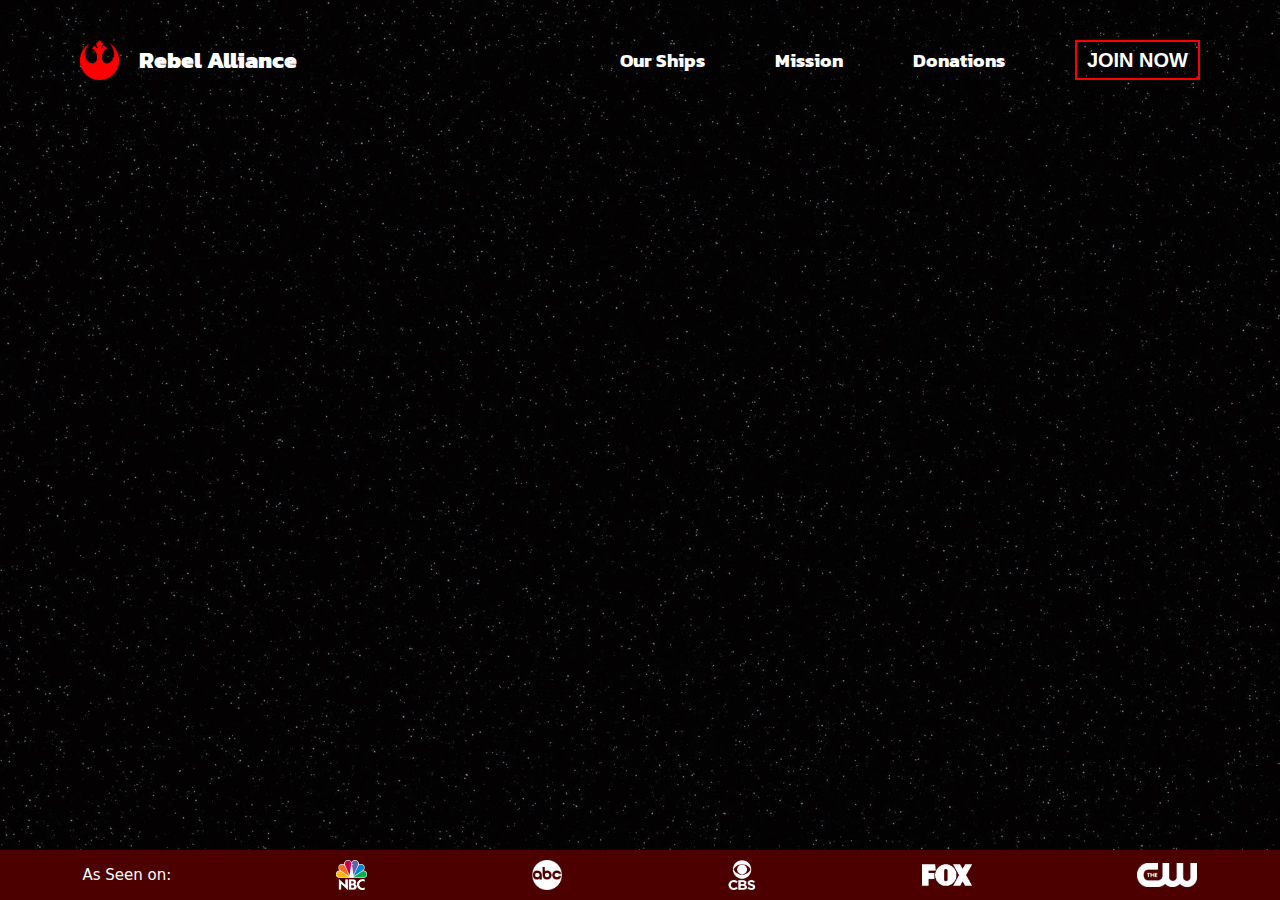
<file: index.html>
<!DOCTYPE html>
<head>
<meta charset= "utf-8">
<title>StarWars</title>
<style>
    @import url('https://fonts.googleapis.com/css2?family=Roboto:wght@900&display=swap');
</style>
<meta name="viewport" content="width=device-width,initial-scale=1.0">
<link rel="stylesheet" type="text/css" href="style/StarWars.css">
<link rel="icon" type="image/png" href="images/death-star.png" />
</head>
    <body>
        
        <header>

            <div id="logo">
                <a id="redirection" href="index.html"></a>
                <img src="images\logo_rebelle.png" />
                <label id="nom">Rebel Alliance</label>
            </div>

            <div class="toggle">
                <div class="ouvrir">
                    <img src="images/more.png"/>
                </div>
                <div class="fermer">
                    <img src="images/close.png"/>
                </div>

            </div>

            <div id="navbar">
                <ul>
                    <li><a class="navlink" href="pages/ships.html">Our Ships</a></li>
                    <li><a class="navlink" href="pages/mission.html">Mission</a></li>
                    <li><a class="navlink" href="pages/donations.html">Donations</a></li>
                    <button id ="btnav">JOIN NOW</button>
                </ul>
                
            </div>

        </header>

        <div id= 'hero'>

            <div id="left">
     
                <label id="titre">It's your universe, it's time to save it</label>
                <label id="soustitre">The rebel alliance is fighting to get rid of the evil empire, 
                    join the resistance to create a better future four your children .
                </label>
                <button id ="herobtn">JOIN NOW FOR FREE</button>
                <div id="com">
                    <img class="bulle" src="images/obiwan.jpg"/>
                    <img class="bulle" src="images/luke.png"/>
                    <img class="bulle" src="images/hansolo.jpg"/>
                    <h4 id="msgbulle">Obi Wan and 4.000 others have already joined</h4>

                </div>

            </div>

            <div id="right">

                <div id="deathstar"></div>
                <div id="xwing"></div>
                <div id="xwingblur"></div>
                
            </div>


        </div>

        <div id="footer">
            <h4 id="txt">As Seen on:</h4>
            <img class="tvlogo" src="images/nbc.png"/>
            <img class="tvlogo" src="images/abc.png"/>
            <img class="tvlogo" src="images/cbs.png"/>
            <img class="tvlogo" src="images/fox.png"/>
            <img class="tvlogo" src="images/cw.png"/>
        </div>

    <script src="script/StarWars.js"></script>
    </body>
</html>
</file>
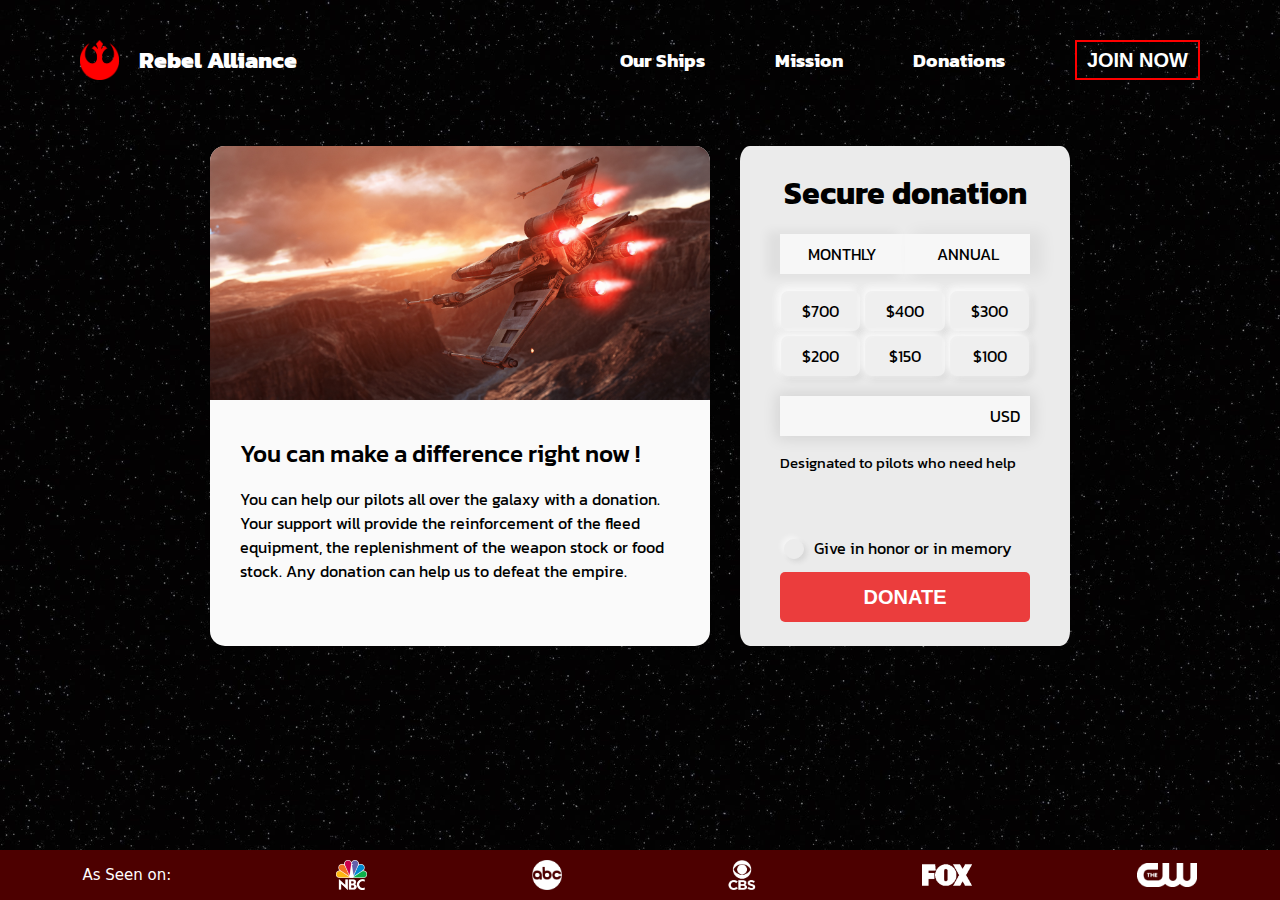
<file: pages/donations.html>
<!DOCTYPE html>
<head>
<meta charset= "utf-8">
<title>StarWars | Donations</title>
<style>
    @import url('https://fonts.googleapis.com/css2?family=Roboto:wght@900&display=swap');
</style>
<meta name="viewport" content="width=device-width,initial-scale=1.0">
<meta name="viewport" content="width=device-width,initial-scale=1.0">
<link rel="stylesheet" type="text/css" href="../style/donations.css">
<link rel="icon" type="image/png" href="../images/death-star.png" />
</head>
    <body>
        
        <header>

            <div id="logo">
                <a id="redirection" href="../index.html"></a>
                <img src="../images\logo_rebelle.png" />
                <label id="nom">Rebel Alliance</label>
            </div>

            <div class="toggle">
                <div class="ouvrir">
                    <img src="../images/more.png"/>
                </div>
                <div class="fermer">
                    <img src="../images/close.png"/>
                </div>

            </div>

            <div id="navbar">
                <ul>
                    <li><a class="navlink" href="../pages/ships.html">Our Ships</a></li>
                    <li><a class="navlink" href="../pages/mission.html">Mission</a></li>
                    <li><a class="navlink" href="">Donations</a></li>
                    <button id ="btnav">JOIN NOW</button>
                </ul>
                
            </div>

        </header>

        <div id="hero">

            <div id="left">

                <div id="imagedonation">
                    <img src="../images/xwing.jpg"/>
                </div>
                <div id="textdonation">
                    <h2>You can make a difference right now !</h2>
                    <p>
                        You can help our pilots all over the galaxy with a donation. Your support will provide the reinforcement of the fleed equipment, the replenishment of the weapon stock or food stock. Any donation can help us to defeat the empire.</p>
                </div>

            </div>

            <div id="right">

                <h1>Secure donation</h1>
                <div id="btnabo">
                    <div class="abo-type">
                        <label>MONTHLY</label>   
                    </div>
                    <div class="abo-type">
                        <label>ANNUAL</label>
                    </div>
                </div>
                <div id="prix">
                    <div id="preshot">
                        <div class="item-prix" click='false'  id="700"><label>$700</label></div>
                        <div class="item-prix" click='false'  id="400"><label>$400</label></div>
                        <div class="item-prix" click='false'  id="300"><label>$300</label></div>
                        <div class="item-prix" click='false'  id="200"><label>$200</label></div>
                        <div class="item-prix" click='false'  id="150"><label>$150</label></div>
                        <div class="item-prix" click='false'  id="100"><label>$100</label></div>
                    </div>
                    <div id="donation">
                        <div id="dons">
                            <input type="text" id="don"></input>
                            <label>USD</label>
                        </div>
                        <p>Designated to pilots who need help</p>
                    </div>

                </div>
                <div id="boutton">
                    <div id="check">
                        <input type="checkbox" id="btncheck" required></input>
                        <label for="btncheck">Give in honor or in memory</label>
                    </div>
                    <button>DONATE</button>
                </div>
                
            </div>

        </div>

        <div id="footer">
            <h4 id="txt">As Seen on:</h4>
            <img class="tvlogo" src="../images/nbc.png"/>
            <img class="tvlogo" src="../images/abc.png"/>
            <img class="tvlogo" src="../images/cbs.png"/>
            <img class="tvlogo" src="../images/fox.png"/>
            <img class="tvlogo" src="../images/cw.png"/>
        </div>


        <script src="../script/donations.js"></script>
        <script src="../script/StarWars.js"></script>
    </body>
        
    
</html>
</file>
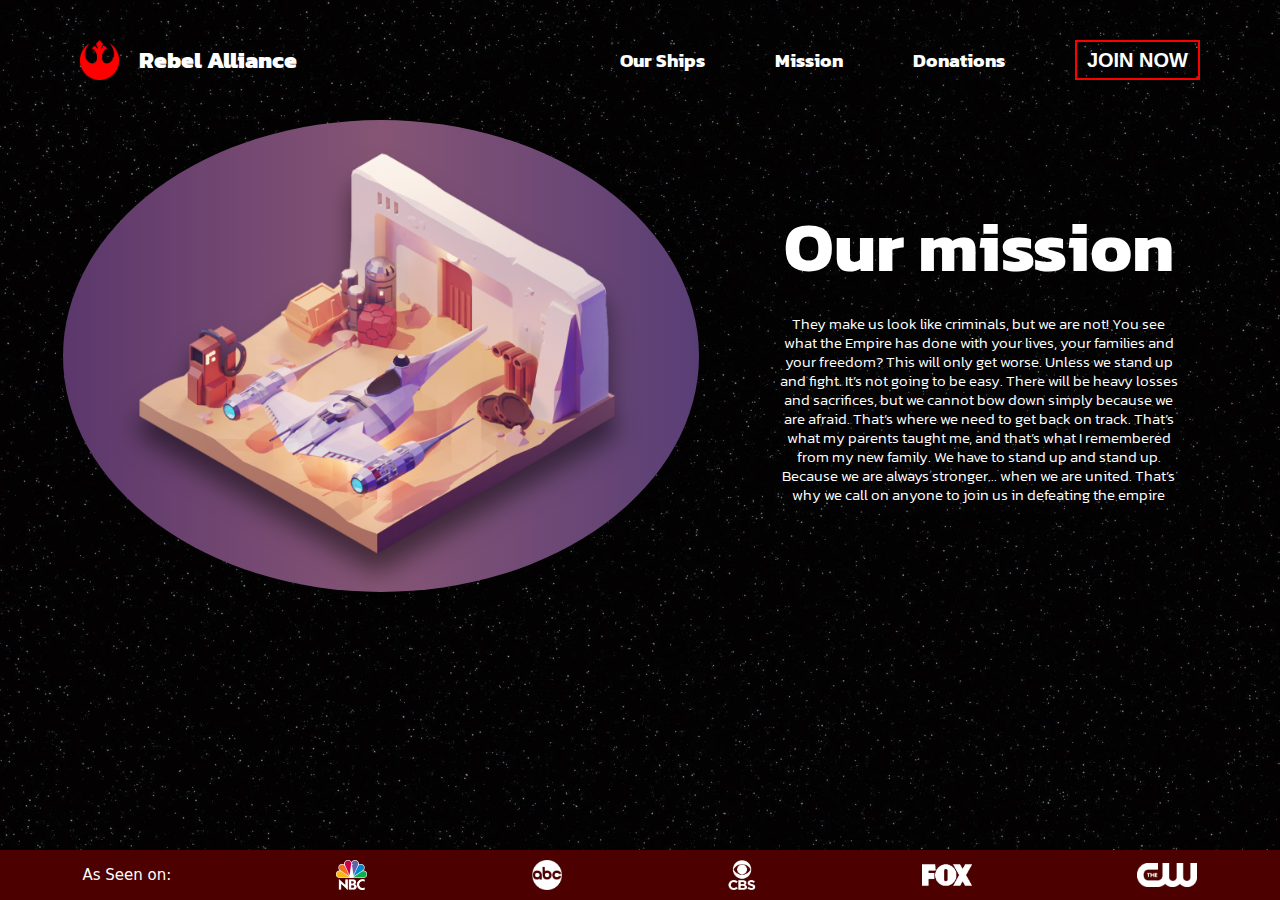
<file: pages/mission.html>
<!DOCTYPE html>
<head>
<meta charset= "utf-8">
<title>StarWars | Our mission</title>
<style>
    @import url('https://fonts.googleapis.com/css2?family=Roboto:wght@900&display=swap');
</style>
<meta name="viewport" content="width=device-width,initial-scale=1.0">
<meta name="viewport" content="width=device-width,initial-scale=1.0">
<link rel="stylesheet" type="text/css" href="../style/mission.css">
<link rel="icon" type="image/png" href="../images/death-star.png" />
</head>
    <body>
        
        <header>

            <div id="logo">
                <a id="redirection" href="../index.html"></a>
                <img src="../images\logo_rebelle.png" />
                <label id="nom">Rebel Alliance</label>
            </div>

            <div class="toggle">
                <div class="ouvrir">
                    <img src="../images/more.png"/>
                </div>
                <div class="fermer">
                    <img src="../images/close.png"/>
                </div>

            </div>

            <div id="navbar">
                <ul>
                    <li><a class="navlink" href="../pages/ships.html">Our Ships</a></li>
                    <li><a class="navlink" href="">Mission</a></li>
                    <li><a class="navlink" href="../pages/donations.html">Donations</a></li>
                    <button id ="btnav">JOIN NOW</button>
                </ul>
                
            </div>

        </header>

        <div id="hero">
            <div id="left">
                <img src="../images/mission_hero.png"/>
            </div>

            <div id="right">
                <h1>Our mission</h1>
                <p>They make us look like criminals, but we are not! You see what the Empire has done with your lives, your families and your freedom? This will only get worse. Unless we stand up and fight. It’s not going to be easy. There will be heavy losses and sacrifices, but we cannot bow down simply because we are afraid. That’s where we need to get back on track. That’s what my parents taught me, and that’s what I remembered from my new family. We have to stand up and stand up. Because we are always stronger... when we are united. That’s why we call on anyone to join us in defeating the empire</p>
            </div>

        </div>
        
        <div id="footer">
            <h4 id="txt">As Seen on:</h4>
            <img class="tvlogo" src="../images/nbc.png"/>
            <img class="tvlogo" src="../images/abc.png"/>
            <img class="tvlogo" src="../images/cbs.png"/>
            <img class="tvlogo" src="../images/fox.png"/>
            <img class="tvlogo" src="../images/cw.png"/>
        </div>

    
    
    
    <script src="../script/StarWars.js"></script>
    </body>
        
    
</html>
</file>
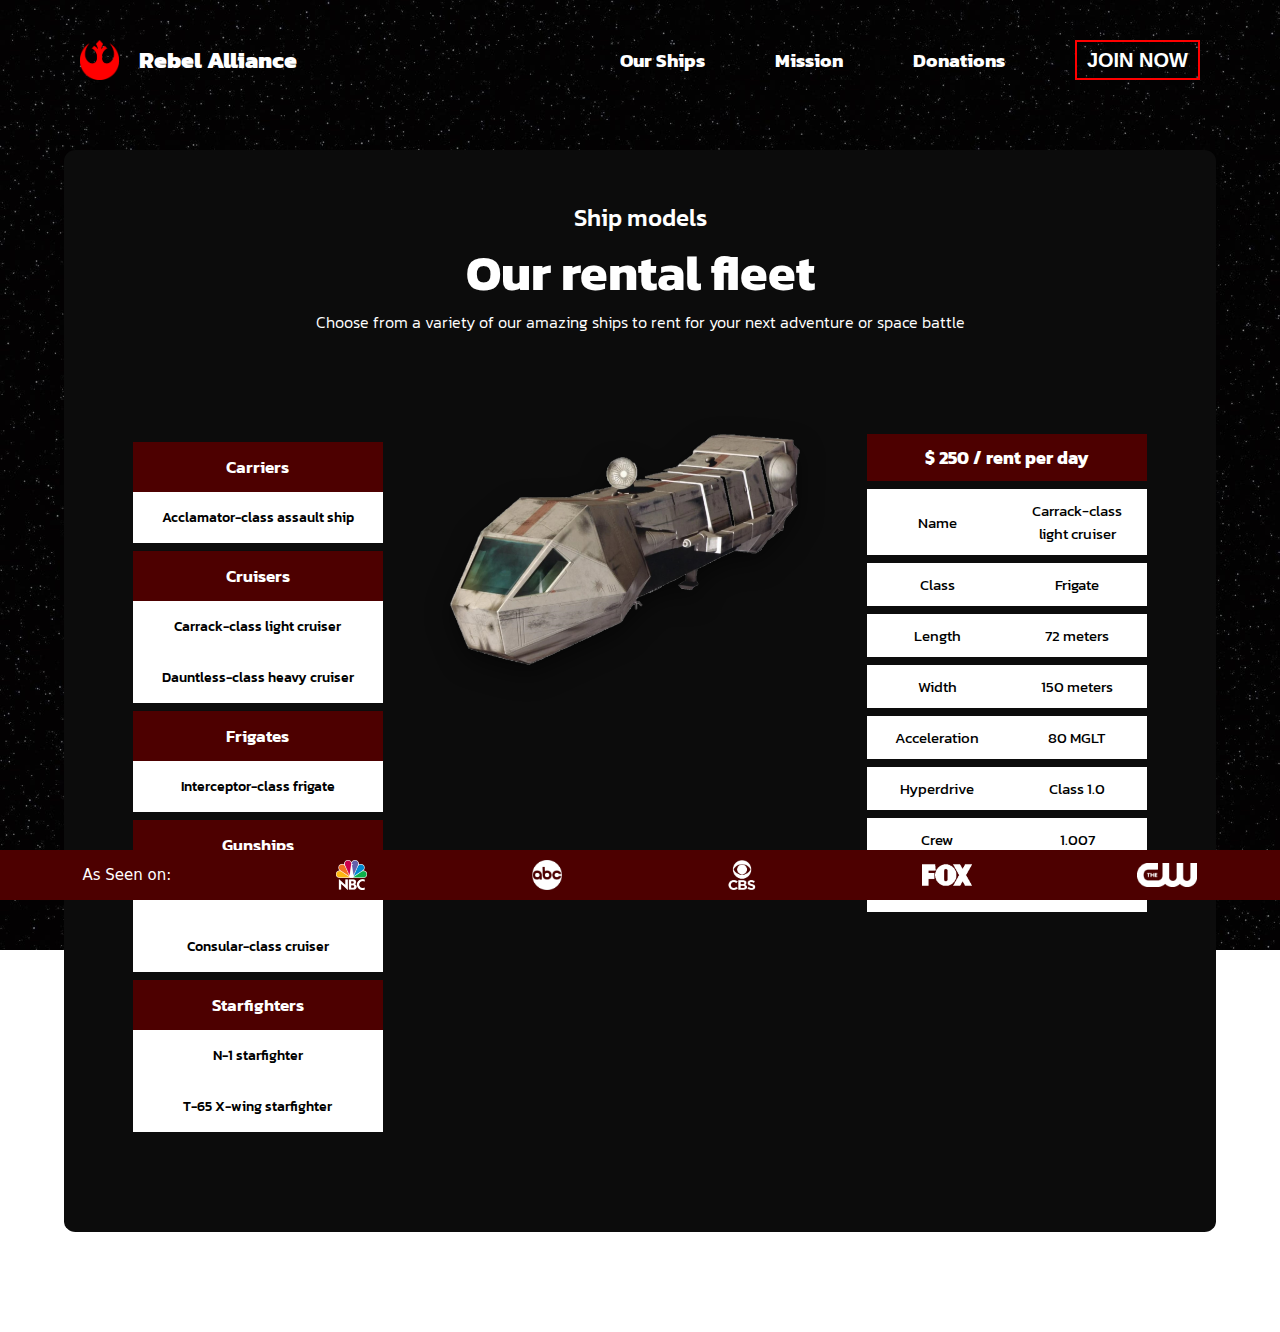
<file: pages/ships.html>
<!DOCTYPE html>
<head>
<meta charset= "utf-8">
<title>StarWars | Our ships</title>
<style>
    @import url('https://fonts.googleapis.com/css2?family=Roboto:wght@900&display=swap');
</style>
<meta name="viewport" content="width=device-width,initial-scale=1.0">
<link rel="stylesheet" type="text/css" href="../style/ships.css">
<link rel="icon" type="image/png" href="../images/death-star.png" />
</head>
    <body>
        
        <header>

            <div id="logo">
                <a id="redirection" href="../index.html"></a>
                <img src="../images\logo_rebelle.png" />
                <label id="nom">Rebel Alliance</label>
            </div>

            <div class="toggle">
                <div class="ouvrir">
                    <img src="../images/more.png"/>
                </div>
                <div class="fermer">
                    <img src="../images/close.png"/>
                </div>

            </div>

            <div id="navbar">
                <ul>
                    <li><a class="navlink" href="../pages/ships.html">Our Ships</a></li>
                    <li><a class="navlink" href="../pages/mission.html">Mission</a></li>
                    <li><a class="navlink" href="../pages/donations.html">Donations</a></li>
                    <button id ="btnav">JOIN NOW</button>
                </ul>
                
            </div>

        </header>

        <div id="tableau">
            <div id='titre'>
                <h2>Ship models</h2>
                <h1>Our rental fleet</h1>
                <p>Choose from a variety of our amazing ships to rent for your next adventure or space battle</p>
            </div>

            <div id='catalogue'>

                <div id="categories"></div>

                <div id="photo">
                    <div id="photoimg"></div>
                </div>

                <div id="details"></div>

            </div>

        </div>


        <div id="footer">
            <h4 id="txt">As Seen on:</h4>
            <img class="tvlogo" src="../images/nbc.png"/>
            <img class="tvlogo" src="../images/abc.png"/>
            <img class="tvlogo" src="../images/cbs.png"/>
            <img class="tvlogo" src="../images/fox.png"/>
            <img class="tvlogo" src="../images/cw.png"/>
        </div>

    <script src="../script/StarWars.js"></script>
    <script src="../script/ships.js"></script>
    </body>
</html>
</file>
<file: style/StarWars.css>
@import url('https://fonts.googleapis.com/css2?family=Kanit:ital,wght@0,100;0,200;0,300;0,400;0,500;0,600;0,700;0,800;0,900;1,100&display=swap');


body{

    background: url("../images/sky.jpg") no-repeat center fixed;
    background-size: cover;
    color: white;
    font-family: 'Kanit', sans-serif;
    margin: 0;
    padding: 0;
}

header{
    display: flex;
    align-items: center;
    height: 80px;
    justify-content: space-between;
    padding: 20px 80px;
}

#logo{
    height: fit-content;
    width: auto;
    display: flex;
    align-items: center;
}

#redirection{
    position: absolute;
    width: 205px;
    height: 40px;
}

#logo:hover{
    cursor: pointer;
}

#logo label{
    margin-left: 20px;
    font-size: 23px;
    font-weight: 800;
}


#logo img{
    height : 40px;
    width: auto;
}

.toggle{
    display: none;
}

.ouvrir, .ouvrir img{
    height: 30px;
    width: 30px;
}
.fermer, .fermer img{
    height: 28px;
    width: 28px;
}

#navbar{
    display: flex;
    gap: 1em;
}

ul{
    display: flex;
    align-items: baseline;
    list-style-type: none;
}

.navlink{
    position: relative;
    text-decoration: none;
    font-size: 19px;
    color: white;
    font-weight: 700;
}
.navlink:after {
        content: '';
        position: absolute;
        left: 50%;
        bottom: 0;
        transform: translateX(-50%) translateY(200%) scaleX(0);
        transform-origin: 50% 50%;
        width: 100%;
        height: 2px;
        background-color: rgba(255,255,255,0.8);
        transition: transform 250ms;
}
      
.navlink:hover:after {
    transform: translateX(-50%) translateY(200%) scaleX(1);
}

li{
    float: left;
    margin-right : 70px;
}

#btnav{
    height: 40px;
    padding : 0px 10px;
    color: rgba(255,255,255,1);
    width: fit-content;
    border: 2px solid red;
    background-color: transparent;
    font-size: 20px;
    font-weight:800;
    transition: 0.5s;
}

#btnav:hover{
    cursor: pointer;
}

#hero{
    display: grid;
    grid-template-columns: repeat(2, 1fr);
    padding: 100px 80px;
}

#left{
    display: flex;
    flex-direction: column;
    gap : 1em;
}
#titre{
    font-size: 60px;
    font-weight: 900;
    opacity: 0;
    animation : apparition 1.2s ease-in-out 0.2s forwards,up 1.2s ease-in-out 0.2s forwards ;
    font-family: 'Roboto', sans-serif;
  
}
#soustitre{
    font-size: 17px;
    font-weight: 400;
    opacity: 0;
    font-family: system-ui, -apple-system, BlinkMacSystemFont, 'Segoe UI';
    animation: apparition 1.2s ease-in-out 0.2s forwards;

}

#herobtn{
    width: fit-content;
    height: auto;
    font-size: 22px;
    color: rgba(255,255,255,1);
    background-color: rgb(216, 0, 0);
    padding: 10px 25px;
    text-shadow: black 2em 1em 2em;
    font-weight: 700;
    opacity: 0;
    animation: apparition 1.3s ease-in-out 0.4s forwards;
    transition: 1s;
    text-shadow: 1px 1px rgba(0,0,0,0.8);
    border: none;
}

#herobtn:hover{
    cursor: pointer;
}

#right{
    display: flex;
    flex-direction: column;
    align-items: end;

}

#deathstar{
  
    width: 250px;
    height: 250px;
    background-image: url("../images/deathStar.png");
    background-size: contain;
    opacity: 0;
    animation: apparition_star 1s ease-in-out 1s forwards, loopop 20s infinite ease-in-out 3s forwards ;
  
}

#xwing{
    position: absolute;
    width: calc(35vw - 50px);
    height: calc(24vw - 50px); 
    background-image: url("../images/a.png");
    background-size: cover;
    opacity: 0; 
    transform: translateX(calc(4vw - 100px))  translateY(50px);
    animation: apparition_xwing 1.5s ease-in-out 1.2s forwards, levitation 4s infinite ease-in-out 2.3s forwards  ;
    z-index: 1;
  
}

#xwingblur{
    position: absolute;
    width: calc(32vw - 50px);
    height: calc(18vw - 50px);  
    background-image: url("../images/a.png");
    background-size: cover;
    opacity: 0; 
    transform: translateX(calc(4vw - 100px))  translateY(55px);
    animation: apparition_xwing 1.5s ease-in-out 1.2s forwards, levitationblur 4s infinite ease-in-out 2.3s forwards  ;
    filter: blur(2px);
    z-index: 0;
  
}

#footer{
    display: flex;
    justify-content: space-around;
    align-items: center;
    width: 100%;
    background-color: rgb(77, 0, 0);
    height: 50px;
    bottom: 0;
    position: fixed;
}

#footer h4{
    font-family: system-ui, -apple-system, BlinkMacSystemFont, 'Segoe UI';
    font-weight: 400;
    font-size: 15px;
}

.tvlogo{
    height: 30px;
    width: auto;
    float: left;
}

#com{
    display: flex;
    align-items: center;
    height: max-content;
}

.bulle{
    position: relative;
    opacity: 0;
    height: 40px;
    width: 40px;
    float: left;
    border: 0px red solid;
    border-radius: 100%;
    box-shadow: -5px 0px 10px -2px black;
}

.bulle:nth-child(1){
    animation: apparition 1s ease-in 2.3s forwards;
}

.bulle:nth-child(2){
    animation: apparition 1s ease-in 2.5s forwards;
    left: -10px;
}
.bulle:nth-child(3){
    animation: apparition 1s ease-in 2.7s forwards;
    left: -20px;
}

#msgbulle{
    font-family: system-ui, -apple-system, BlinkMacSystemFont, 'Segoe UI';
    opacity: 0;
    font-weight: 400;
    margin: 0;
    animation: bullemsganim 1.5s ease-out 3.5s forwards;
}



@keyframes apparition_xwing{from{opacity:0}
to{opacity:0.9}
}
@keyframes apparition_star{from{opacity:0}
to{opacity:0.6}
}
@keyframes apparition{from{opacity:0}
to{opacity:1}
}
@keyframes up{from{transform : translateY(60px)}
to{transform : translateY(0px)}}

@keyframes levitation{
    0%{
        transform: translateX(calc(4vw - 100px)) translateY(50px);
    }
    50%{
        transform: translateX(calc(4vw - 100px)) translateY(53px);
    }
    100%{
        transform: translateX(calc(4vw - 100px)) translateY(50px);

    }
}
@keyframes levitationblur{
    0%{
        transform: translateX(calc(4vw - 100px))  translateY(55px);
    }
    50%{
        transform: translateX(calc(4vw - 100px))  translateY(58px);
    }
    100%{
        transform: translateX(calc(4vw - 100px))  translateY(55px);

    }
}
@keyframes loopop {
    0%{
        opacity: 0.6;
    }
    10%{
        opacity: 0.1;
    }
    20%{
        opacity: 0.6;
    }
}
@keyframes bullemsganim {from{transform : translateX(-20px); opacity: 0;}
to{transform : translateX(0px) ; opacity: 1;}}
    
@media all and (max-width: 1024px) {

    #logo{
        z-index: 2;
    }

    .open #logo, .open .toggle{
        padding: 20px 0px;
    }


    .toggle{
        display: flex;
        font-size: 30px;
        cursor: pointer;
        z-index: 2;
    }

    .ouvrir{
        display: flex;
    }

    .fermer{
        display: none;
    }

    .open .ouvrir{
        display: none;
    }

    .open .fermer{
        display: flex;
    }

    .open #footer{
        display: none;
    }

    .open header{
        height: 100vh;
        align-items: baseline;
    }


    #navbar{
        position: absolute;
        top:0;
        left: 0;
        flex-direction: column;
        height: 100vh;
        width: 100%;
        background-color: black;
        align-items: center;
        transform: translateX(-100%);
        transition: transform 0s;
    }

    .open #navbar{
        transform: translateX(0);
    }

    #navbar ul{
        flex-direction: column;
        height: 100%;
        justify-content: space-evenly;
        padding: 100px 0px;
    }

    #navbar li{
        align-self: center;
        margin: 0;
    }


    #right{
        display: none;
    }
    #hero{
        grid-template-columns: repeat(1, 1fr); 
    }


}


@media only screen and (max-width: 500px) {
    #footer{
        display: none;
    }
    #nom{
        display: none;
    }

    header{
        padding: 20px 30px;
    }

    #hero{
        padding: 40px 30px;
    }

    #titre{
        font-size: 45px;
    }

    #soustitre{
        font-size: 17px;
    }

    #herobtn{
        font-size: 22px;
        width: 100%;
    }

    #msgbulle{
        font-size: 15px;
    }

    #left{
        gap: 2em;
    }

}
</file>
<file: style/donations.css>
@import url('https://fonts.googleapis.com/css2?family=Kanit:ital,wght@0,100;0,200;0,300;0,400;0,500;0,600;0,700;0,800;0,900;1,100&display=swap');

body{
    background: url("../images/sky.jpg") no-repeat center fixed;
    background-size: cover;
    color: white;
    font-family: 'Kanit', sans-serif;
    margin: 0;
    padding: 0;
    height: 100vh;
}

header{
    display: flex;
    align-items: center;
    height: 80px;
    justify-content: space-between;
    padding: 20px 80px;
    
}

#logo{
    height: fit-content;
    width: auto;
    display: flex;
    align-items: center;
}

#redirection{
    position: absolute;
    width: 205px;
    height: 40px;
}

#logo:hover{
    cursor: pointer;
}

#logo label{
    margin-left: 20px;
    font-size: 23px;
    font-weight: 800;
}


#logo img{
    height : 40px;
    width: auto;
}

.toggle{
    display: none;
}

.ouvrir, .ouvrir img{
    height: 30px;
    width: 30px;
}
.fermer, .fermer img{
    height: 28px;
    width: 28px;
}

#navbar{
    display: flex;
    gap: 1em;
}

ul{
    display: flex;
    align-items: baseline;
    list-style-type: none;
}

.navlink{
    position: relative;
    text-decoration: none;
    font-size: 19px;
    color: white;
    font-weight: 700;
}
.navlink:after {
        content: '';
        position: absolute;
        left: 50%;
        bottom: 0;
        transform: translateX(-50%) translateY(200%) scaleX(0);
        transform-origin: 50% 50%;
        width: 100%;
        height: 2px;
        background-color: rgba(255,255,255,0.8);
        transition: transform 250ms;
}
      
.navlink:hover:after {
    transform: translateX(-50%) translateY(200%) scaleX(1);
}

li{
    float: left;
    margin-right : 70px;
}

#btnav{
    height: 40px;
    padding : 0px 10px;
    color: rgba(255,255,255,1);
    width: fit-content;
    border: 2px solid red;
    background-color: transparent;
    font-size: 20px;
    font-weight:800;
    transition: 0.5s;
}

#btnav:hover{
    cursor: pointer;
}


#footer{
    display: flex;
    justify-content: space-around;
    align-items: center;
    width: 100%;
    background-color: rgb(77, 0, 0);
    height: 50px;
    bottom: 0;
    position: fixed;
}

#footer h4{
    font-family: system-ui, -apple-system, BlinkMacSystemFont, 'Segoe UI';
    font-weight: 400;
    font-size: 15px;
}

.tvlogo{
    height: 30px;
    width: auto;
    float: left;
}

#com{
    display: flex;
    align-items: center;
    height: max-content;
}
    
/* Fin du css commun */


#hero{
    display: flex;
    flex-wrap: wrap;
    gap: 30px;
    align-items: center;
    justify-content: center;
    margin-top: 30px;
    font-family: 'Kanit', sans-serif;
    margin: 2vw 5vw;
    padding-bottom: 100px;
    row-gap: 80px;
}

#left{
    color: black;
    min-height: 500px;
    width: 500px;
    background-color: rgb(250, 250, 250);
    border-radius: 3%;
    overflow: hidden;
}

#imagedonation img{
    width: 100%;
    height: 80%;
}

#textdonation{
    padding: 30px;
}
#textdonation h2{
    margin: 0;
    font-weight: 500;
}
#textdonation p{
    font-weight: 400;
}



#right{
    width: 250px;
    min-height: 460px;
    background-color: rgb(235, 235, 235);
    border-radius: 3%;
    display: flex;
    flex-direction: column;
    color: black;
    padding: 20px 40px;
    gap: 10px;
    justify-content: space-around;
}

#right h1{
    margin: 0;
    text-align: center;
}

#preshot{
    display: flex;
    flex-wrap: wrap;
    justify-content: center;
    gap: 5px;
}

.item-prix{
    width: 31.8%;
    height: 40px;
    background-color: #efefef;
    border-radius: 7px;
    display: flex;
    justify-content: center;
    align-items: center;
    cursor: pointer;
    box-shadow: -2px -2px 8px rgba(255,255,255,1),
                -2px -2px 12px rgba(255,255,255,0.5),
                inset 2px 2px 4px rgba(255,255,255,0.1),
                2px 2px 8px rgba(0,0,0,0.15);

}
.item-prix label{
    cursor: pointer;
}
.item-prix:hover{
    box-shadow: inset -2px -2px 8px rgba(255,255,255,1),
    inset -2px -2px 12px rgba(255,255,255,0.5),
    inset 2px 2px 4px rgba(255,255,255,0.1),
    inset 2px 2px 8px rgba(0,0,0,0.15);
}

.itemprixclick{
    box-shadow: inset -2px -2px 8px rgba(255,255,255,1),
    inset -2px -2px 12px rgba(255,255,255,0.5),
    inset 2px 2px 4px rgba(255,255,255,0.1),
    inset 2px 2px 8px rgba(0,0,0,0.15);
}


#donation {
    margin-top: 20px;
}

#donation p{
    font-size: 15px;
}

#don{
    padding: 0;
    width: calc(100% - 20px);
    height: 40px;
    border: none;
    background-color:  rgb(247, 247, 247);
    box-shadow: 0px 0px 15px 3px rgba(0,0,0,0.1);
    font-family: 'Kanit', sans-serif;
    font-size: 19px;
    padding-left: 20px;
}

#dons{
    display: flex;
    align-items: center;
    justify-content: end;
}
#dons label{
    position: absolute;
    padding-right: 10px;
}



#btncheck{
    height: 20px;
    width: 20px;
    -webkit-appearance: none;
    box-shadow: -3px -3px 5px rgba(255,255,255,0.5), 
    3px 3px 5px rgba(70,70,70,0.12);
    border-radius: 50%;
    background-color: #ececec;
    border: 0.8px solid #ececec;
    outline: none;
    top: 50%;
    left: 50%;
    cursor: pointer;
    margin-right: 10px;
}

#btncheck:checked{
    box-shadow: -3px -3px 5px rgba(255,255,255,0.5), 
    3px 3px 5px rgba(70,70,70,0.12),
    inset -3px -3px 5px rgba(255,255,255,0.5), 
    inset 3px 3px 5px rgba(70,70,70,0.12);
}

#btnabo{
    display: flex;
    justify-content: center;
}

.abo-type{
    width: 50%;
    height: 40px;
    text-align: center;
    display: flex;
    justify-content: center;
    align-items: center;
    background-color:  rgb(247, 247, 247);
    cursor: pointer;
    box-shadow: -2px -2px 8px rgba(255,255,255,1),
    -2px -2px 12px rgba(255,255,255,0.5),
    inset 2px 2px 4px rgba(255,255,255,0.1),
    2px 2px 8px rgba(0,0,0,0.15);
}
.abo-type:nth-child(1){
    box-shadow: -10px 0px 10px 3px rgba(0,0,0,0.05);
}
.abo-type:nth-child(2){
    box-shadow: 10px 0px 15px 3px rgba(0,0,0,0.05);
}
.abo-type label{
    cursor: pointer;
}

#check{
    display: flex;
    margin-bottom: 10px;
}


#boutton{
    display: flex;
    flex-direction: column;
    margin-top: 30px;
}

#boutton button{
    width: 100%;
    height: 50px;
    background-color: rgb(235, 61, 61);
    color: white;
    border: none;
    font-size: 20px;
    font-weight: 600;
    border-radius: 5px;
    cursor: pointer;
}


@media all and (max-width: 1024px) {

    #logo{
        z-index: 2;
    }

    .open #logo, .open .toggle{
        padding: 20px 0px;
    }


    .toggle{
        display: flex;
        font-size: 30px;
        cursor: pointer;
        z-index: 2;
    }

    .ouvrir{
        display: flex;
    }

    .fermer{
        display: none;
    }

    .open .ouvrir{
        display: none;
    }

    .open .fermer{
        display: flex;
    }

    .open #footer{
        display: none;
    }

    .open header{
        height: 100vh;
        align-items: baseline;
    }


    #navbar{
        position: absolute;
        top:0;
        left: 0;
        flex-direction: column;
        height: 100vh;
        width: 100%;
        background-color: black;
        align-items: center;
        transform: translateX(-100%);
        transition: transform 0s;
    }

    .open #navbar{
        transform: translateX(0);
    }

    #navbar ul{
        flex-direction: column;
        height: 100%;
        justify-content: space-evenly;
        padding: 100px 0px;
    }

    #navbar li{
        align-self: center;
        margin: 0;
    }

}


@media only screen and (max-width: 500px) {
    #footer{
        display: none;
    }
    #nom{
        display: none;
    }

    header{
        padding: 20px 30px;
    }

    #hero{
        margin-top: 20px;
        gap: 70px;
    }

    #left{
        border-radius: 25px;
    }
    #right{
        border-radius: 25px;
        padding: 40px 40px;
    }
    #right h1{
        font-size: 28px;
        font-weight: 600;
    }


}
</file>
<file: style/mission.css>
@import url('https://fonts.googleapis.com/css2?family=Kanit:ital,wght@0,100;0,200;0,300;0,400;0,500;0,600;0,700;0,800;0,900;1,100&display=swap');

body{
    background: url("../images/sky.jpg") no-repeat center fixed;
    background-size: cover;
    color: white;
    font-family: 'Kanit', sans-serif;
    margin: 0;
    padding: 0;
    height: 100vh;
}

header{
    display: flex;
    align-items: center;
    height: 80px;
    justify-content: space-between;
    padding: 20px 80px;
    
}

#logo{
    height: fit-content;
    width: auto;
    display: flex;
    align-items: center;
}

#redirection{
    position: absolute;
    width: 205px;
    height: 40px;
}

#logo:hover{
    cursor: pointer;
}

#logo label{
    margin-left: 20px;
    font-size: 23px;
    font-weight: 800;
}


#logo img{
    height : 40px;
    width: auto;
}

.toggle{
    display: none;
}

.ouvrir, .ouvrir img{
    height: 30px;
    width: 30px;
}
.fermer, .fermer img{
    height: 28px;
    width: 28px;
}

#navbar{
    display: flex;
    gap: 1em;
}

ul{
    display: flex;
    align-items: baseline;
    list-style-type: none;
}

.navlink{
    position: relative;
    text-decoration: none;
    font-size: 19px;
    color: white;
    font-weight: 700;

}
.navlink:after {
        content: '';
        position: absolute;
        left: 50%;
        bottom: 0;
        transform: translateX(-50%) translateY(200%) scaleX(0);
        transform-origin: 50% 50%;
        width: 100%;
        height: 2px;
        background-color: rgba(255,255,255,0.8);
        transition: transform 250ms;
}
      
.navlink:hover:after {
    transform: translateX(-50%) translateY(200%) scaleX(1);
}

li{
    float: left;
    margin-right : 70px;
}

#btnav{
    height: 40px;
    padding : 0px 10px;
    color: rgba(255,255,255,1);
    width: fit-content;
    border: 2px solid red;
    background-color: transparent;
    font-size: 20px;
    font-weight:800;
    transition: 0.5s;
}

#btnav:hover{
    cursor: pointer;
}


#footer{
    display: flex;
    justify-content: space-around;
    align-items: center;
    width: 100%;
    background-color: rgb(77, 0, 0);
    height: 50px;
    bottom: 0;
    position: fixed;
}

#footer h4{
    font-family: system-ui, -apple-system, BlinkMacSystemFont, 'Segoe UI';
    font-weight: 400;
    font-size: 15px;
}

.tvlogo{
    height: 30px;
    width: auto;
    float: left;
}

#com{
    display: flex;
    align-items: center;
    height: max-content;
}



/* Fin du css commun */



#hero{
    display: flex;
    flex-wrap: wrap;
    align-items: center;
    justify-content: center;
    gap: 80px;
    margin-left: 2vw;
    margin-right: 5vw;
}

#left{
    background: linear-gradient(90deg, rgba(91,55,108,1) 0%, rgba(134,85,117,1) 50%, rgba(89,62,118,1) 100%);
    border-radius : 50% 50% 50% 50% / 50% 50% 50% 50% ;
}

#left img{
    padding: 10px 30px;
    filter: drop-shadow(0 20px 0.75rem rgba(0, 0, 0,0.5));
    width: 45vw;
    height: auto;
   
}
#right{
    width: 400px;
}

#right h1{
    font-family: 'Kanit', sans-serif;
    text-align: center;
    font-size: 70px;
    font-weight: 700;
    margin: 0;
}
#right p{
    font-family: 'Kanit', sans-serif;
    text-align: center;
    line-height: 19px;
    font-size: 15px;
    font-weight: 300;
}




    
@media all and (max-width: 1024px) {

    #logo{
        z-index: 2;
    }

    .open #logo, .open .toggle{
        padding: 20px 0px;
    }


    .toggle{
        display: flex;
        font-size: 30px;
        cursor: pointer;
        z-index: 2;
    }

    .ouvrir{
        display: flex;
    }

    .fermer{
        display: none;
    }

    .open .ouvrir{
        display: none;
    }

    .open .fermer{
        display: flex;
    }

    .open #footer{
        display: none;
    }

    .open header{
        height: 100vh;
        align-items: baseline;
    }


    #navbar{
        position: absolute;
        top:0;
        left: 0;
        flex-direction: column;
        height: 100vh;
        width: 100%;
        background-color: black;
        align-items: center;
        transform: translateX(-100%);
        transition: transform 0s;
    }

    .open #navbar{
        transform: translateX(0);
    }

    #navbar ul{
        flex-direction: column;
        height: 100%;
        justify-content: space-evenly;
        padding: 100px 0px;
    }

    #navbar li{
        align-self: center;
        margin: 0;
    }

}


@media only screen and (max-width: 500px) {
    #footer{
        display: none;
    }
    #nom{
        display: none;
    }

    header{
        padding: 20px 30px;
    }

    #left img{
        width: 70vw;
    }

    #hero{
        gap: 20px;
        margin-top: 20px;
        padding: 0px 20px;
        padding-bottom: 50px;
    }

    #right h1{
        font-size: 45px;
    }

    #right p{
        text-align: justify;
    }

    

}
</file>
<file: style/ships.css>
@import url('https://fonts.googleapis.com/css2?family=Kanit:ital,wght@0,100;0,200;0,300;0,400;0,500;0,600;0,700;0,800;0,900;1,100&display=swap');

body{

    background: url("../images/sky.jpg") no-repeat center fixed;
    background-size: cover;
    color: white;
    font-family: 'Kanit', sans-serif;
    margin: 0;
    padding: 0;
}

header{
    display: flex;
    align-items: center;
    height: 80px;
    justify-content: space-between;
    padding: 20px 80px;
}

#logo{
    height: fit-content;
    width: auto;
    display: flex;
    align-items: center;
}

#redirection{
    position: absolute;
    width: 205px;
    height: 40px;
}

#logo:hover{
    cursor: pointer;
}

#logo label{
    margin-left: 20px;
    font-size: 23px;
    font-weight: 800;
}


#logo img{
    height : 40px;
    width: auto;
}

.toggle{
    display: none;
}

.ouvrir, .ouvrir img{
    height: 30px;
    width: 30px;
}
.fermer, .fermer img{
    height: 28px;
    width: 28px;
}

#navbar{
    display: flex;
    gap: 1em;
}

ul{
    display: flex;
    align-items: baseline;
    list-style-type: none;
}

.navlink{
    position: relative;
    text-decoration: none;
    font-size: 19px;
    color: white;
    font-weight: 700;
}
.navlink:after {
        content: '';
        position: absolute;
        left: 50%;
        bottom: 0;
        transform: translateX(-50%) translateY(200%) scaleX(0);
        transform-origin: 50% 50%;
        width: 100%;
        height: 2px;
        background-color: rgba(255,255,255,0.8);
        transition: transform 250ms;
}
      
.navlink:hover:after {
    transform: translateX(-50%) translateY(200%) scaleX(1);
}

li{
    float: left;
    margin-right : 70px;
}

#btnav{
    height: 40px;
    padding : 0px 10px;
    color: rgba(255,255,255,1);
    width: fit-content;
    border: 2px solid red;
    background-color: transparent;
    font-size: 20px;
    font-weight:800;
    transition: 0.5s;
}

#btnav:hover{
    cursor: pointer;
}


#footer{
    display: flex;
    justify-content: space-around;
    align-items: center;
    width: 100%;
    background-color: rgb(77, 0, 0);
    height: 50px;
    bottom: 0;
    position: fixed;
}

#footer h4{
    font-family: system-ui, -apple-system, BlinkMacSystemFont, 'Segoe UI';
    font-weight: 400;
    font-size: 15px;
}

.tvlogo{
    height: 30px;
    width: auto;
    float: left;
}

#com{
    display: flex;
    align-items: center;
    height: max-content;
}

/* Fin du css commun */

*{
    margin: 0;
    padding: 0;
}

#tableau{
    text-align: center;
    background-color: rgb(12, 12, 12);
    padding-bottom: 200px;
    font-family: 'Kanit', sans-serif;
    margin: 5vw;
    margin-bottom: 100px;
    margin-top: 30px;
    padding: 50px 50px;
    padding-bottom: 100px;
    border-radius: 1%;
}

#catalogue{
    display: flex;
    flex-wrap: wrap;
    justify-content: space-around;
    margin-top: 100px;
    gap: 30px;
}

#titre{
    display: flex;
    flex-direction: column;
}

#titre h1{
    font-size: 50px;
}

#titre h2{
    font-weight: 500;
}
#titre p{
    font-weight: 300;
}

#categories{
    display: flex;
    flex-direction: column;
    width: auto;
    height: auto;
}

.categorie{
    display: flex;
    flex-direction: column;
    justify-content: center;
    align-items: center;
}

.modelename{

    font-size: 17px;
    font-weight: 600;
    width: 250px;
    height: 50px;
    background-color: rgb(77, 0, 0);
    display: flex;
    flex-direction: column;
    justify-content: center;
    align-items: center;
    font-family: 'Kanit', sans-serif;
    margin-top: 8px;
}

.modele{
    font-size: 14px;
    font-weight: 500;
    width: 230px;
    padding: 15px 10px;
    background-color: rgb(255, 255, 255);
    color: black;
    display: flex;
    flex-direction: column;
    justify-content: center;
    align-items: center;
    font-family: 'Kanit', sans-serif;
}

#photoimg{
    width: 350px;
    height: 350px;
    filter: drop-shadow(0 10px 0.75rem rgba(0, 0, 0,0.5));
}

table{
    width: 280px;
    display: flex;
    flex-direction: column;
    gap: 8px;
    font-family: 'Kanit', sans-serif;
}

table caption{
    background-color: rgb(77, 0, 0);
    padding: 10px 10px;
    font-size: 18px;
    font-weight: 700;
}

table tr{
    display: flex;
    background-color: rgb(255, 255, 255);
    justify-content: space-around;
}
table th{
    font-size: 15px;
    font-weight: 400;
    color: black;
    border: none;
    display: flex;
    justify-content: center;
    align-items: center;
    width: 120px;
    padding: 10px 20px;
}

    
@media all and (max-width: 1024px) {

    #logo{
        z-index: 2;
    }

    .open #logo, .open .toggle{
        padding: 20px 0px;
    }


    .toggle{
        display: flex;
        font-size: 30px;
        cursor: pointer;
        z-index: 2;
    }

    .ouvrir{
        display: flex;
    }

    .fermer{
        display: none;
    }

    .open .ouvrir{
        display: none;
    }

    .open .fermer{
        display: flex;
    }

    .open #footer{
        display: none;
    }

    .open header{
        height: 100vh;
        align-items: baseline;
    }


    #navbar{
        position: absolute;
        top:0;
        left: 0;
        flex-direction: column;
        height: 100vh;
        width: 100%;
        background-color: black;
        align-items: center;
        transform: translateX(-100%);
        transition: transform 0s;
    }

    .open #navbar{
        transform: translateX(0);
    }

    #navbar ul{
        flex-direction: column;
        height: 100%;
        justify-content: space-evenly;
        padding: 100px 0px;

    }

    #navbar li{
        align-self: center;
        margin: 0;
    }

}


@media only screen and (max-width: 500px) {
    #footer{
        display: none;
    }
    #nom{
        display: none;
    }

    header{
        padding: 20px 30px;
    }

    #tableau{
        border-radius: 0;
    }

    #titre h2{
        font-size: 23px;
    }

    #titre h1{
        font-size: 38px;
    }

    #titre p{
        margin-top: 20px;
        font-size: 15px;
    }

    #catalogue{
        margin-top: 40px;
    }

    #photo{
        margin-top: 80px;
    }

    #photoimg{
        width: 300px;
        height: 300px;
    }

}
</file>
